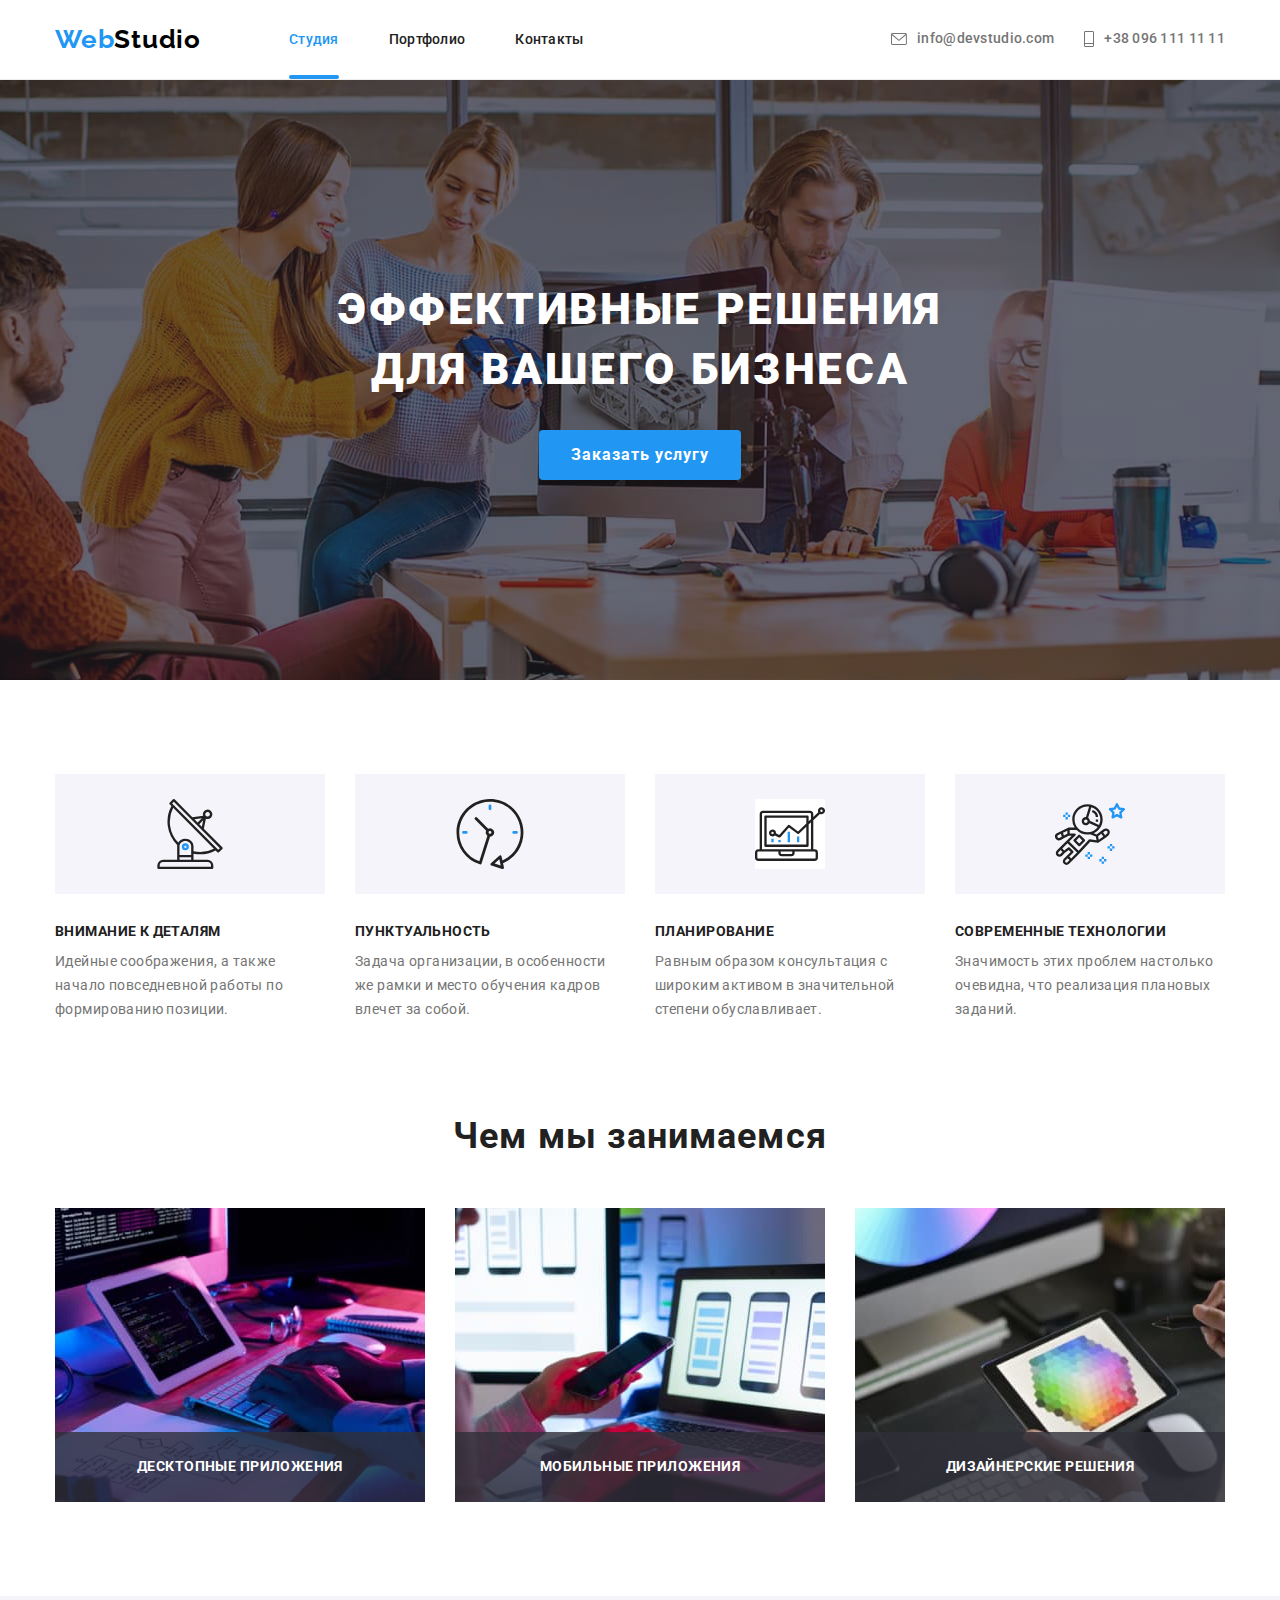
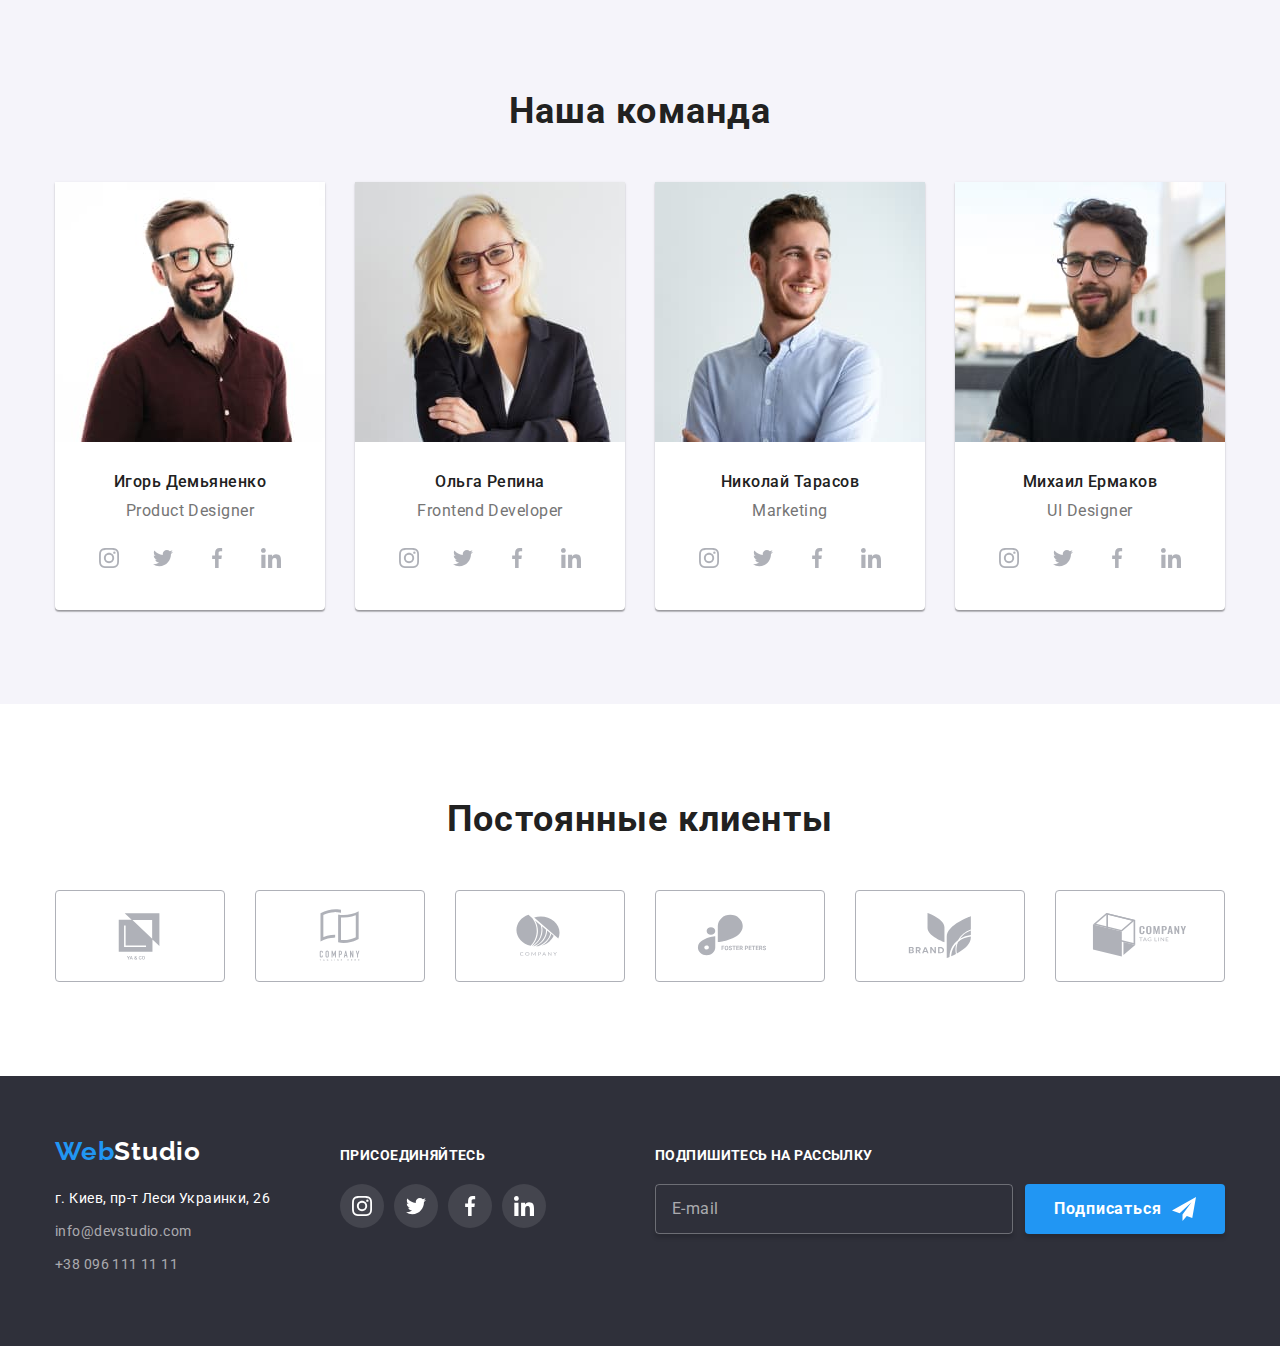
<file: index.html>
<!DOCTYPE html>
<html lang="ru">
<head>
    <meta charset="UTF-8">
    <meta http-equiv="X-UA-Compatible" content="IE=edge">
    <meta name="viewport" content="width=device-width, initial-scale=1.0">
    <title>Вебстудия</title>
    <link rel="preconnect" href="https://fonts.googleapis.com">
    <link rel="preconnect" href="https://fonts.gstatic.com" crossorigin>
    <link href="https://fonts.googleapis.com/css2?family=Raleway:wght@700&family=Roboto:wght@400;500;700;900&display=swap" rel="stylesheet">
    <link rel="stylesheet" href="https://cdn.jsdelivr.net/npm/modern-normalize@1.1.0/modern-normalize.min.css">
    <link rel="stylesheet" href="./css/main.min.css">
</head>
<body>
    <!-- ===HEADER=== -->
    <header>
       <div class="container header-container">
        <nav class="nav__list">
           <div class="logo">
            <a href="./index.html" class="logo-web" lang="en">Web<span class="logo-studio-header" lang="en">Studio</span></a>
           </div>
            <ul class="menu list">
                <li class="menu__item"><a href="./index.html" class="menu__link menu__link_current">Студия</a></li>
                <li class="menu__item"><a href="./portfolio.html" class="menu__link">Портфолио</a></li>
                <li class="menu__item"><a href="" class="menu__link">Контакты</a></li>
            </ul>
        </nav>
        <!-- ===MOBILE-BTN=== -->
        <button type="button" class="mobile-menu-open" data-menu-open>
            <svg class="mobile-menu-open__icon" width="40" height="40">
                <use href="./images/modal-close.svg#icon-burger"></use>
            </svg>
        </button>
        <!-- ===/MOBILE-BTN=== -->
        <ul class="contacts-menu list">
            <li class="contacts-menu__item">
                <a href="mailto:info@devstudio.com" class="contacts-menu__link">
                    <svg class="icon-envelope" width="16px" height="12px">
                        <use href="./images/icon.svg#icon-envelope"></use></svg>info@devstudio.com</a></li>
            <li class="contacts-menu__item">
                <a href="tel:+380961111111" class="contacts-menu__link">
                    <svg class="icon-smartphone" width="10px" height="16px">
                        <use href="./images/icon.svg#icon-smartphone"></use></svg>+38 096 111 11 11</a></li>
        </ul>    
       </div>
           <!-- ===MOBILE-MENU=== -->
       <div class="mobile-menu" data-menu>
            <div class="container mobile-menu__container">
                <button class="mobile-menu__close-btn" data-menu-close>
                    <svg class="mobile-menu__close-btn-icon" width="40" height="40">
                        <use href="./images/modal-close.svg#icon-close-burger"></use>
                    </svg>
                </button>
                <ul class="mobile-menu__list list">
                    <li><a href="./index.html" class="mobile-menu__link menu-mobile__link_current">Студия</a></li>
                    <li><a href="./portfolio.html" class="mobile-menu__link">Портфолио</a></li>
                    <li><a href="" class="mobile-menu__link">Контакты</a></li>
                </ul>
                <ul class="mobile-menu__contacts list">
                    <li><a href="tel:+380961111111" class="mobile-menu__link-tel">+38 096 111 11 11</a></li>
                    <li><a href="mailto:info@devstudio.com" class="mobile-menu__link-email">info@devstudio.com</a></li>
                </ul>
                <ul class="mobile-menu__social list">
                    <li class="mobile-menu__social-item"><a href="" class="mobile-menu__social-link">Instagram</a></li>
                    <li class="mobile-menu__social-item"><a href="" class="mobile-menu__social-link">Twitter</a></li>
                    <li class="mobile-menu__social-item"><a href="" class="mobile-menu__social-link">Facebook</a></li>
                    <li class="mobile-menu__social-item"><a href="" class="mobile-menu__social-link">LinkedIn</a></li>
                </ul>   
            </div>   
       </div>           
    </header>
    <main>
        <!-- ===HERO=== -->
        <section class="hero section">
            <div class="container">
                <h1 class="hero__title">Эффективные решения<br>для вашего бизнеса</h1>
                <button type="button" data-modal-open class="button-hero">Заказать услугу</button>
            </div>
        </section>
        <!-- ===FEATURES=== -->
        <section class="features section">
            <div class="container">
                <ul class="features-container list">
                    <li class="features__item">
                        <div class="features__icon-frame">
                            <svg width="70px" height="70px">
                                <use href="./images/icon.svg#icon-antenna"></use>
                            </svg>
                        </div>
                        <h3 class="features__list">Внимание к деталям</h3>
                        <p class="features__text">Идейные соображения, а также начало повседневной работы по формированию позиции.</p>
                    </li>
                    <li class="features__item">
                        <div class="features__icon-frame">
                            <svg width="70px" height="70px">
                                <use href="./images/icon.svg#icon-clock"></use>
                            </svg>
                        </div>
                        <h3 class="features__list">Пунктуальность</h3>
                        <p class="features__text">Задача организации, в особенности же рамки и место обучения кадров влечет за собой.</p>  
                    </li>
                    <li class="features__item">
                        <div class="features__icon-frame">
                            <svg width="70px" height="70px">
                                <use href="./images/icon.svg#icon-diagram"></use>
                            </svg>
                        </div>
                        <h3 class="features__list">Планирование</h3>
                        <p class="features__text">Равным образом консультация с широким активом в значительной степени обуславливает.</p>
                    </li>
                    <li class="features__item">
                        <div class="features__icon-frame">
                            <svg width="70px" height="70px">
                                <use href="./images/icon.svg#icon-astronaut"></use>
                            </svg>
                        </div>
                        <h3 class="features__list">Современные технологии</h3>
                        <p class="features__text">Значимость этих проблем настолько очевидна, что реализация плановых заданий.</p>
                    </li>
                </ul>
            </div>
        </section>
        <!-- ===WORK=== -->
        <section class="work section">
            <div class="container">
                <h2 class="work__title">Чем мы занимаемся</h2>
                <ul class="work-container list">
                    <li class="work__image item">
                        <img src="./images/gallery/box1.jpg" alt="Сотрудник набирает код" width="370" height="294">
                        <p class="work__text">Десктопные приложения</p></li>
                    <li class="work__image item">
                        <img src="./images/gallery/box2.jpg" alt="Сотрудник разрабатывает дизайн" width="370" height="294">
                        <p class="work__text">Мобильные приложения</p></li>
                    <li class="work__image item">
                        <img src="./images/gallery/box3.jpg" alt="Сотрудник выбирает палитру" width="370" height="294">
                        <p class="work__text">Дизайнерские решения</p></li>
                </ul>
            </div>
        </section>
        <!-- ===EMPLOYEES=== -->
        <section class="employees section">
           <div class="container">
                <h2 class="employees__title">Наша команда</h2>
                    <ul class="employees-container list">
                        <li class="employees__card">
                            <picture>
                                <source
                                    srcset="./images/desktop/team/igor-270/igor-270.jpg 1x,
                                            ./images/desktop/team/igor-270/igor-270@2x.jpg 2x"
                                    media="(min-width: 1200px)"
                                />
                                <source
                                    srcset="./images/tablet/team/igor-354/igor-354.jpg 1x,
                                            ./images/tablet/team/igor-354/igor-354@2x.jpg 2x"
                                    media="(min-width: 768px)"
                                />
                                <source
                                    srcset="./images/mobile/team/igor-450/igor-450.jpg 1x,
                                            ./images/mobile/team/igor-450/igor-450@2x.jpg 2x"
                                    media="(max-width: 767px)"
                                />
                            <img class="img-card" src="./images/mobile/team/igor-450/igor-450.jpg" alt="Сотрудник1" width="270" height="260">
                            </picture>
                            <div class="employees__card-container">
                                <h3 class="emloyees__name">Игорь Демьяненко</h3>
                                <p lang="en" class="employees__position">Product Designer</p>
                                <ul class="social-list list">
                                    <li class="social-list__item">
                                        <a href="" class="social-list__link">
                                            <svg class="social-list__icon" width="20px" height="20px">
                                                <use href="./images/icon.svg#icon-instagram"></use>
                                            </svg>
                                        </a>
                                    </li>
                                    <li class="social-list__item">
                                        <a href="" class="social-list__link">
                                            <svg class="social-list__icon" width="20px" height="20px">
                                                <use href="./images/icon.svg#icon-twitter"></use>
                                            </svg>
                                        </a>
                                    </li>
                                    <li class="social-list__item">
                                        <a href="" class="social-list__link">
                                            <svg class="social-list__icon" width="20px" height="20px">
                                                <use href="./images/icon.svg#icon-facebook"></use>
                                            </svg>
                                        </a>
                                    </li>
                                    <li class="social-list__item">
                                        <a href="" class="social-list__link">
                                            <svg class="social-list__icon" width="20px" height="20px">
                                                <use href="./images/icon.svg#icon-linkedin"></use>
                                            </svg>
                                        </a>
                                    </li>
                                </ul>
                            </div>
                        </li>
                        <li class="employees__card">
                            <picture>
                                <source
                                    srcset="./images/desktop/team/olga-270/olga-270.jpg 1x,
                                            ./images/desktop/team/olga-270/olga-270@2x.jpg 2x"
                                    media="(min-width: 1200px)"
                                />
                                <source
                                    srcset="./images/tablet/team/olga-354/olga-354.jpg 1x,
                                            ./images/tablet/team/olga-354/olga-354@2x.jpg 2x"
                                    media="(min-width: 768px)"
                                />
                                <source
                                    srcset="./images/mobile/team/olga-450/olga-450.jpg 1x,
                                            ./images/mobile/team/olga-450/olga-450@2x.jpg 2x"
                                    media="(max-width: 767px)"
                                />
                                <img class="img-card" src="./images/mobile/team/olga-450/olga-450.jpg" alt="Сотрудник2" width="270" height="260">
                            </picture>
                            <div class="employees__card-container">
                                <h3 class="emloyees__name">Ольга Репина</h3>
                                <p lang="en" class="employees__position">Frontend Developer</p>
                                <ul class="social-list list">
                                    <li class="social-list__item">
                                        <a href="" class="social-list__link">
                                            <svg class="social-list__icon" width="20px" height="20px">
                                                <use href="./images/icon.svg#icon-instagram"></use>
                                            </svg>
                                        </a>
                                    </li>
                                    <li class="social-list__item">
                                        <a href="" class="social-list__link">
                                            <svg class="social-list__icon" width="20px" height="20px">
                                                <use href="./images/icon.svg#icon-twitter"></use>
                                            </svg>
                                        </a>
                                    </li>
                                    <li class="social-list__item">
                                        <a href="" class="social-list__link">
                                            <svg class="social-list__icon" width="20px" height="20px">
                                                <use href="./images/icon.svg#icon-facebook"></use>
                                            </svg>
                                        </a>
                                    </li>
                                    <li class="social-list__item">
                                        <a href="" class="social-list__link">
                                            <svg class="social-list__icon" width="20px" height="20px">
                                                <use href="./images/icon.svg#icon-linkedin"></use>
                                            </svg>
                                        </a>
                                    </li>
                                </ul>
                            </div>                         
                        </li>
                        <li class="employees__card">
                            <picture>
                                <source
                                    srcset="./images/desktop/team/nikolay-270/nikolay-270.jpg 1x,
                                            ./images/desktop/team/nikolay-270/nikolay-270@2x.jpg 2x"
                                    media="(min-width: 1200px)"
                                />
                                <source
                                    srcset="./images/tablet/team/nikolay-354/nikolay-354.jpg 1x,
                                            ./images/tablet/team/nikolay-354/nikolay-354@2x.jpg 2x"
                                    media="(min-width: 768px)"
                                />
                                <source
                                    srcset="./images/mobile/team/nikolay-450/nikolay-450.jpg 1x,
                                            ./images/mobile/team/nikolay-450/nikolay-450@2x.jpg 2x"
                                    media="(max-width: 767px)"
                                />
                                <img class="img-card" src="./images/mobile/team/nikolay-450/nikolay-450.jpg" alt="Сотрудник3" width="270" height="260">
                            </picture>
                            <div class="employees__card-container">
                                <h3 class="emloyees__name">Николай Тарасов</h3>
                                <p lang="en" class="employees__position">Marketing</p>
                                <ul class="social-list list">
                                    <li class="social-list__item">
                                        <a href="" class="social-list__link">
                                            <svg class="social-list__icon" width="20px" height="20px">
                                                <use href="./images/icon.svg#icon-instagram"></use>
                                            </svg>
                                        </a>
                                    </li>
                                    <li class="social-list__item">
                                        <a href="" class="social-list__link">
                                            <svg class="social-list__icon" width="20px" height="20px">
                                                <use href="./images/icon.svg#icon-twitter"></use>
                                            </svg>
                                        </a>
                                    </li>
                                    <li class="social-list__item">
                                        <a href="" class="social-list__link">
                                            <svg class="social-list__icon" width="20px" height="20px">
                                                <use href="./images/icon.svg#icon-facebook"></use>
                                            </svg>
                                        </a>
                                    </li>
                                    <li class="social-list__item">
                                        <a href="" class="social-list__link">
                                            <svg class="social-list__icon" width="20px" height="20px">
                                                <use href="./images/icon.svg#icon-linkedin"></use>
                                            </svg>
                                        </a>
                                    </li>
                                </ul>
                            </div>
                        </li>
                        <li class="employees__card">
                            <picture>
                                <source
                                    srcset="./images/desktop/team/mykhail-270/mykhail-270.jpg 1x,
                                            ./images/desktop/team/mykhail-270/mykhail-270@2x.jpg 2x"
                                    media="(min-width: 1200px)"
                                />
                                <source
                                    srcset="./images/tablet/team/mykhail-354/mykhail-354.jpg 1x,
                                            ./images/tablet/team/mykhail-354/mykhail-354@2x.jpg 2x"
                                    media="(min-width: 768px)"
                                />
                                <source
                                    srcset="./images/mobile/team/mykhail-450/mykhail-450.jpg 1x,
                                            ./images/mobile/team/mykhail-450/mykhail-450@2x.jpg 2x"
                                    media="(max-width: 767px)"
                                />
                                <img class="img-card" src="./images/mobile/team/mykhail-450/mykhail-450.jpg" alt="Сотрудник4" width="270" height="260">
                            </picture>
                            <div class="employees__card-container">
                                <h3 class="emloyees__name">Михаил Ермаков</h3>
                                <p lang="en" class="employees__position">UI Designer</p>
                                <ul class="social-list list">
                                    <li class="social-list__item">
                                        <a href="" class="social-list__link">
                                            <svg class="social-list__icon" width="20px" height="20px">
                                                <use href="./images/icon.svg#icon-instagram"></use>
                                            </svg>
                                        </a>
                                    </li>
                                    <li class="social-list__item">
                                        <a href="" class="social-list__link">
                                            <svg class="social-list__icon" width="20px" height="20px">
                                                <use href="./images/icon.svg#icon-twitter"></use>
                                            </svg>
                                        </a>
                                    </li>
                                    <li class="social-list__item">
                                        <a href="" class="social-list__link">
                                            <svg class="social-list__icon" width="20px" height="20px">
                                                <use href="./images/icon.svg#icon-facebook"></use>
                                            </svg>
                                        </a>
                                    </li>
                                    <li class="social-list__item">
                                        <a href="" class="social-list__link">
                                            <svg class="social-list__icon" width="20px" height="20px">
                                                <use href="./images/icon.svg#icon-linkedin"></use>
                                            </svg>
                                        </a>
                                    </li>
                                </ul>
                            </div>
                        </li>
                    </ul>
            </div>
        </section>
        <!-- ===CLIENTS=== -->
        <section class="clients section">
            <div class="container">
                <h2 class="clients__title">Постоянные клиенты</h2>
                <ul class="clients__list list">
                    <li>
                        <a href="" class="clients__link">
                            <svg class="icon-clients" width="106px" height="60px">
                                <use href="./images/icon.svg#icon-Logo"></use>
                            </svg></a>
                    </li>
                    <li>
                        <a href="" class="clients__link">
                            <svg class="icon-clients" width="106px" height="60px">
                                <use href="./images/icon.svg#icon-Logo-1"></use>
                            </svg></a>
                    </li>
                    <li>
                        <a href="" class="clients__link">
                            <svg class="icon-clients" width="106px" height="60px">
                                <use href="./images/icon.svg#icon-Logo-2"></use>
                            </svg></a>
                    </li>
                    <li>
                        <a href="" class="clients__link">
                            <svg class="icon-clients" width="106px" height="60px">
                                <use href="./images/icon.svg#icon-Logo-3"></use>
                            </svg></a>
                    </li>
                    <li>
                        <a href="" class="clients__link">
                            <svg class="icon-clients" width="106px" height="60px">
                                <use href="./images/icon.svg#icon-Logo-4"></use>
                            </svg></a>
                    </li>
                    <li>
                        <a href="" class="clients__link">
                            <svg class="icon-clients" width="106px" height="60px">
                                <use href="./images/icon.svg#icon-Logo-5"></use>
                            </svg></a>
                    </li>
                </ul>
            </div>
        </section>
    </main>
   <!-- ===FOOTER=== -->
   <footer class="footer">
        <div class="footer-container container">
            <div class="contacts-tumb">
                <a href="./index.html" class="logo-web">Web<span class="logo-studio-footer">Studio</span></a>
            <address class="address-container">
                <ul class="list">
                    <li><a href="https://goo.gl/maps/pquwaDmDGUW4F4mW9" class="footer__address" target="_blank" rel="noopen noreferrer">г. Киев, пр-т Леси Украинки, 26</a></li>
                    <li><a href="mailto:info@devstudio.com" class="footer__contacts">info@devstudio.com</a></li>
                    <li><a href="tel:+380961111111" class="footer__contacts">+38 096 111 11 11</a></li>
                </ul>
            </address>
            </div>
            <div class="social-tumb">
                <p class="footer__join-text">присоединяйтесь</p>
                <ul class="footer__social-list list">
                    <li><a href="" class="footer__social-link">
                            <svg width="20px" height="20px">
                                <use href="./images/icon.svg#icon-instagram"></use>
                            </svg>
                        </a></li>
                    <li><a href="" class="footer__social-link">
                            <svg width="20px" height="20px">
                                <use href="./images/icon.svg#icon-twitter"></use>
                            </svg>
                        </a></li>
                    <li><a href="" class="footer__social-link">
                            <svg width="20px" height="20px">
                                <use href="./images/icon.svg#icon-facebook"></use>
                            </svg>
                        </a></li>
                    <li><a href="" class="footer__social-link">
                            <svg width="20px" height="20px">
                                <use href="./images/icon.svg#icon-linkedin"></use>
                            </svg>
                        </a></li>
                </ul>
            </div>
            <div class="footer__subscribe">
                <p class="footer__subscribe-text">Подпишитесь на рассылку</p>
                <form class="footer__subscribe-form">
                    <label for="footer__subscribe-input">
                        <input class="footer__subscribe-input" type="email" name="user_email" id="footer__subscribe-input" placeholder="E-mail">
                    </label>
                    <button type="submit" class="button-subscribe">Подписаться
                        <svg width="24px" height="24px">
                            <use href="./images/symbol-defs-cut.svg#icon-send"></use>
                        </svg>
                    </button>
                </form>
            </div> 
        </div>
    </footer>


     <!-- ===MODAL WINDOW=== -->
    <div class="backdrop is-hidden" data-modal>
        <div class="modal">
            <button type="button" data-modal-close class="modal-close-button">
                <svg class="modal-close-button-icon" width="18" height="18">
                    <use href="./images/modal-close.svg#icon-close-black"></use>
                </svg>
            </button>
            <form class="signup-form">
                <p class="modal-form">Оставьте свои данные, мы вам перезвоним</p>
                <label class="user-info">
                    <span class="user-title">Имя</span>
                    <span class="input-wrap">
                        <input
                            class="form-input"
                            type="text" name="user_name"
                            pattern="^[a-zA-Zа-яА-Я]+$"
                            autofocus
                            required/>
                                <svg class="icon-form" width="18" height="18">
                                    <use href="./images/symbol-defs-cut.svg#icon-person"></use>
                                </svg>
                    </span>
                 </label>
                <label class="user-info">
                    <span class="user-title">Телефон</span>
                    <span class="input-wrap">
                        <input
                            class="form-input"
                            type="tel"
                            name="user_tel"
                            pattern="[0-9]{3}-[0-9]{3}-[0-9]{2}-[0-9]{2}"
                            title="xxx-xxx-xx-xx"
                            required/>
                                <svg class="icon-form" width="18" height="18">
                                    <use href="./images/symbol-defs-cut.svg#icon-phone"></use>
                                </svg>
                    </span>
                </label>
                <label class="user-info">
                    <span class="user-title">Почта</span>
                    <span class="input-wrap">
                        <input 
                            class="form-input"
                            type="email"
                            name="user_email"
                            required/>
                                <svg class="icon-form" width="18" height="18">
                                    <use href="./images/symbol-defs-cut.svg#icon-email"></use>
                                </svg>
                    </span>
                </label>
                <label class="user-feedback">
                    <span class="user-title">Комментарий</span>
                    <textarea
                        class="form-feedback"
                        name="feedback"
                        placeholder="Введите текст"></textarea>
                </label>
                <input class="checkbox visually-hidden" id="user-policy" type="checkbox" name="agreement"/>
                <label class="form-check" for="user-policy">Соглашаюсь с рассылкой и принимаю&nbsp;<a href="" class="terms">Условия договора</a>
                </label>
                <button type="submit" class="button-send">Отправить</button>
            </form>
        </div>
    </div>
    <script src="./js/mobile-menu.js"></script>
    <script src="./js/modal.js"></script>
</body>
</html>
</file>
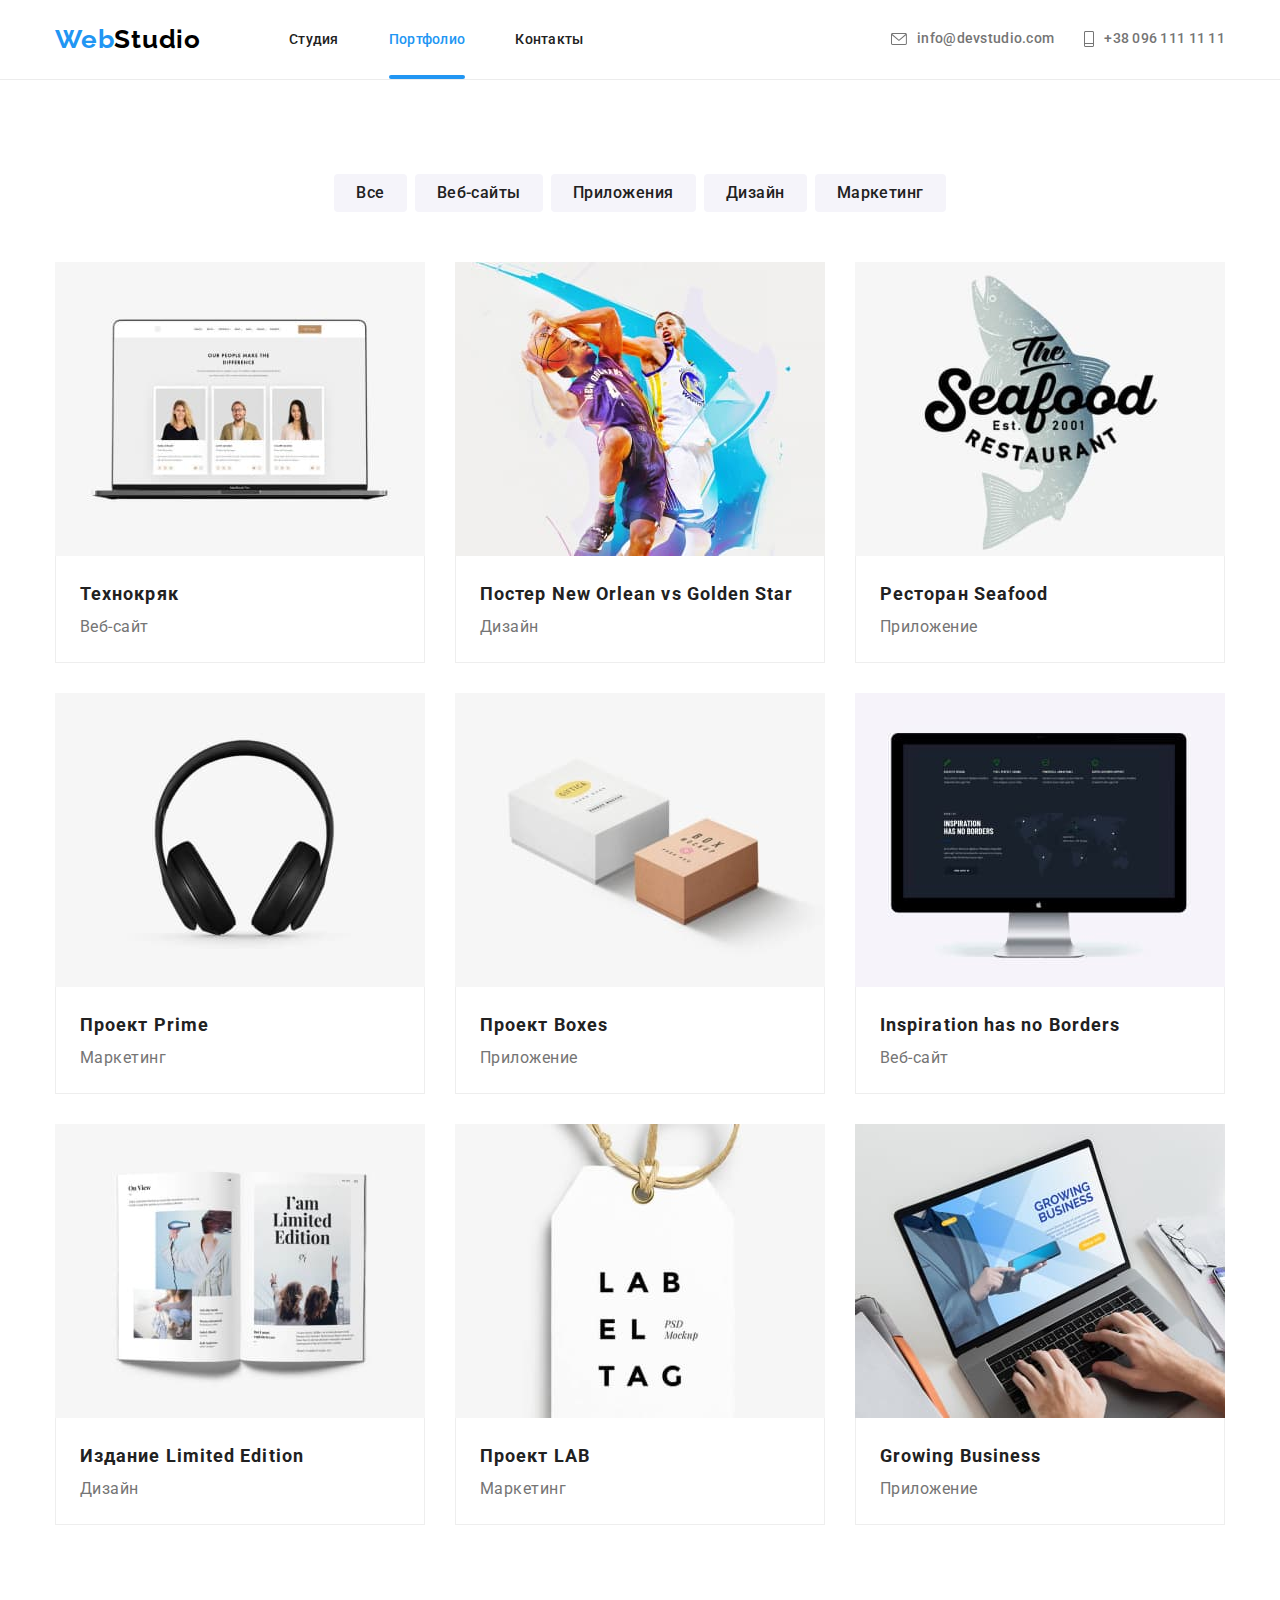
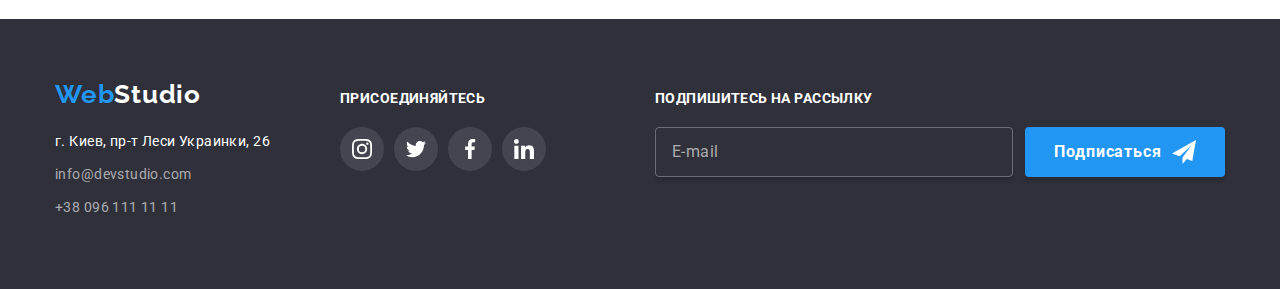
<file: portfolio.html>
<!DOCTYPE html>
<html lang="ru">
<head>
    <meta charset="UTF-8">
    <meta http-equiv="X-UA-Compatible" content="IE=edge">
    <meta name="viewport" content="width=device-width, initial-scale=1.0">
    <title>Вебстудия</title>
    <link rel="preconnect" href="https://fonts.googleapis.com">
    <link rel="preconnect" href="https://fonts.gstatic.com" crossorigin>
    <link href="https://fonts.googleapis.com/css2?family=Raleway:wght@700&family=Roboto:wght@400;500;700;900&display=swap" rel="stylesheet">
    <link rel="stylesheet" href="https://cdn.jsdelivr.net/npm/modern-normalize@1.1.0/modern-normalize.min.css">
    <link rel="stylesheet" href="./css/main.min.css">
</head>
<body>
    <!-- ===HEADER=== -->
    <header>
        <div class="container header-container">
         <nav class="nav__list">
            <div class="logo">
             <a href="./index.html" class="logo-web" lang="en">Web<span class="logo-studio-header" lang="en">Studio</span></a>
            </div>
             <ul class="menu list">
                 <li class="menu__item"><a href="./index.html" class="menu__link">Студия</a></li>
                 <li class="menu__item"><a href="./portfolio.html" class="menu__link menu__link_current">Портфолио</a></li>
                 <li class="menu__item"><a href="" class="menu__link">Контакты</a></li>
             </ul>
         </nav>
         <!-- ===MOBILE-BTN=== -->
        <button type="button" class="mobile-menu-open" data-menu-open>
            <svg class="mobile-menu-open__icon" width="40" height="40">
                <use href="./images/modal-close.svg#icon-burger"></use>
            </svg>
        </button>
        <!-- ===/MOBILE-BTN=== -->
        <ul class="contacts-menu list">
            <li class="contacts-menu__item">
                <a href="mailto:info@devstudio.com" class="contacts-menu__link">
                    <svg class="icon-envelope" width="16px" height="12px">
                        <use href="./images/icon.svg#icon-envelope"></use></svg>info@devstudio.com</a></li>
            <li class="contacts-menu__item">
                <a href="tel:+380961111111" class="contacts-menu__link">
                    <svg class="icon-smartphone" width="10px" height="16px">
                        <use href="./images/icon.svg#icon-smartphone"></use></svg>+38 096 111 11 11</a></li>
        </ul>    
       </div>
           <!-- ===MOBILE-MENU=== -->
       <div class="mobile-menu" data-menu>
            <div class="container mobile-menu__container">
                <button class="mobile-menu__close-btn" data-menu-close>
                    <svg class="mobile-menu__close-btn-icon" width="40" height="40">
                        <use href="./images/modal-close.svg#icon-close-burger"></use>
                    </svg>
                </button>
                <ul class="mobile-menu__list list">
                    <li><a href="./index.html" class="mobile-menu__link">Студия</a></li>
                    <li><a href="./portfolio.html" class="mobile-menu__link menu-mobile__link_current">Портфолио</a></li>
                    <li><a href="" class="mobile-menu__link">Контакты</a></li>
                </ul>
                <ul class="mobile-menu__contacts list">
                    <li><a href="tel:+380961111111" class="mobile-menu__link-tel">+38 096 111 11 11</a></li>
                    <li><a href="mailto:info@devstudio.com" class="mobile-menu__link-email">info@devstudio.com</a></li>
                </ul>
                <ul class="mobile-menu__social list">
                    <li class="mobile-menu__social-item"><a href="" class="mobile-menu__social-link">Instagram</a></li>
                    <li class="mobile-menu__social-item"><a href="" class="mobile-menu__social-link">Twitter</a></li>
                    <li class="mobile-menu__social-item"><a href="" class="mobile-menu__social-link">Facebook</a></li>
                    <li class="mobile-menu__social-item"><a href="" class="mobile-menu__social-link">LinkedIn</a></li>
                </ul>   
            </div>   
       </div>           
    </header>
    <main>
        <!-- ===MENU=== -->
        <section class="section">
           <div class="container">
            <ul class="sub-menu-button list">
                <li class="sub-menu-button__item"><button type="button" class="button-menu">Все</button></li>
                <li class="sub-menu-button__item"><button type="button" class="button-menu">Веб-сайты</button></li>
                <li class="sub-menu-button__item"><button type="button" class="button-menu">Приложения</button></li>
                <li class="sub-menu-button__item"><button type="button" class="button-menu">Дизайн</button></li>
                <li class="sub-menu-button__item"><button type="button" class="button-menu">Маркетинг</button></li>
            </ul>
            <ul class="sub-menu list">
                <li class="card-item item">
                    <a href="" class="link-overlay">
                        <div class="img-overlay">
                            <picture>
                                <source
                                    srcset="./images/desktop/portfolio-card-set/technokryak-370/technokryak-370.jpg 1x,
                                            ./images/desktop/portfolio-card-set/technokryak-370/technokryak-370@2x.jpg 2x"
                                    media="(min-width: 1200px)"
                                />
                                <source
                                    srcset="./images/tablet/portfolio-card-set/technokryak-354/technokryak-354.jpg 1x,
                                            ./images/tablet/portfolio-card-set/technokryak-354/technokryak-354@2x.jpg 2x"
                                    media="(min-width: 768px)"
                                />
                                <source
                                    srcset="./images/mobile/portfolio-card-set/technocryak-450/technocryak-450.jpg 1x,
                                            ./images/mobile/portfolio-card-set/technocryak-450/technocryak-450@2x.jpg 2x"
                                    media="(max-width: 767px)"
                                />
                                <img class="img-card" src="./images/mobile/portfolio-card-set/technocryak-450/technocryak-450.jpg" alt="Ноутбук с сайтом на экране" width="370" height="294">
                            </picture>    
                            <p class="overlay">Ресурс предлагает комплексные предложения с разным уровнем функционала и сервисов. Все это позволит посетителю получить исчерпывающие сведения  о компании или частном лице.</p>
                        </div> 
                            <div class="sub-menu__card">
                            <h3 class="sub-menu__title">Технокряк</h3>
                            <p class="sub-menu__text">Веб-сайт</p>
                        </div></a>
                </li>
                <li class="card-item item">
                    <a href="" class="link-overlay">
                        <div class="img-overlay">
                            <picture>
                                <source
                                    srcset="./images/desktop/portfolio-card-set/poster-new-orlean-370/poster-new-orlean-370.jpg 1x,
                                            ./images/desktop/portfolio-card-set/poster-new-orlean-370/poster-new-orlean-370@2x.jpg 2x"
                                    media="(min-width: 1200px)"
                                />
                                <source
                                    srcset="./images/tablet/portfolio-card-set/poster-new-orlean-354/poster-new-orlean-354.jpg 1x,
                                            ./images/tablet/portfolio-card-set/poster-new-orlean-354/poster-new-orlean-354@2x.jpg 2x"
                                    media="(min-width: 768px)"
                                />
                                <source
                                    srcset="./images/mobile/portfolio-card-set/poster-new-orlean-450/poster-new-orlean-450.jpg 1x,
                                            ./images/mobile/portfolio-card-set/poster-new-orlean-450/poster-new-orlean-450@2x.jpg 2x"
                                    media="(max-width: 767px)"
                                />
                                <img class="img-card" src="./images/mobile/portfolio-card-set/poster-new-orlean-450/poster-new-orlean-450.jpg" alt="Постер с баскетболистами" width="370" height="294">
                            </picture>                            
                            <p class="overlay">Ресурс предлагает комплексные предложения с разным уровнем функционала и сервисов. Все это позволит посетителю получить исчерпывающие сведения  о компании или частном лице.</p>
                        </div>
                        <div class="sub-menu__card">
                            <h3 class="sub-menu__title">Постер New Orlean vs Golden Star</h3>
                            <p class="sub-menu__text">Дизайн</p>
                        </div></a>
                </li>
                <li class="card-item item">
                    <a href="" class="link-overlay">
                        <div class="img-overlay">
                            <picture>
                                <source
                                    srcset="./images/desktop/portfolio-card-set/seafood-370/seafood-370.jpg 1x,
                                            ./images/desktop/portfolio-card-set/seafood-370/seafood-370@2x.jpg 2x"
                                    media="(min-width: 1200px)"
                                />
                                <source
                                    srcset="./images/tablet/portfolio-card-set/seafood-354/seafood-354.jpg 1x,
                                            ./images/tablet/portfolio-card-set/seafood-354/seafood-354@2x.jpg 2x"
                                    media="(min-width: 768px)"
                                />
                                <source
                                    srcset="./images/mobile/portfolio-card-set/seafood-450/seafood-450.jpg 1x,
                                            ./images/mobile/portfolio-card-set/seafood-450/seafood-450@2x.jpg 2x"
                                    media="(max-width: 767px)"
                                />
                                <img class="img-card" src="./images/mobile/portfolio-card-set/seafood-450/seafood-450.jpg" alt="Рыбный ресторан" width="370" height="294">
                            </picture>                            
                            <p class="overlay">Ресурс предлагает комплексные предложения с разным уровнем функционала и сервисов. Все это позволит посетителю получить исчерпывающие сведения  о компании или частном лице.</p>
                        </div>
                        <div class="sub-menu__card">
                            <h3 class="sub-menu__title">Ресторан Seafood</h3>
                            <p class="sub-menu__text">Приложение</p>
                        </div></a>
                </li>
                <li class="card-item item">
                    <a href="" class="link-overlay">
                        <div class="img-overlay">
                            <picture>
                                <source
                                    srcset="./images/desktop/portfolio-card-set/prime-370/prime-370.jpg 1x,
                                            ./images/desktop/portfolio-card-set/prime-370/prime-370@2x.jpg 2x"
                                    media="(min-width: 1200px)"
                                />
                                <source
                                    srcset="./images/tablet/portfolio-card-set/prime-354/prime-354.jpg 1x,
                                            ./images/tablet/portfolio-card-set/prime-354/prime-354@2x.jpg 2x"
                                    media="(min-width: 768px)"
                                />
                                <source
                                    srcset="./images/mobile/portfolio-card-set/prime-450/prime-450.jpg 1x,
                                            ./images/mobile/portfolio-card-set/prime-450/prime-450@2x.jpg 2x"
                                    media="(max-width: 767px)"
                                />
                                <img class="img-card" src="./images/mobile/portfolio-card-set/prime-450/prime-450.jpg" alt="Наушники" width="370" height="294">
                            </picture>
                            <p class="overlay">Ресурс предлагает комплексные предложения с разным уровнем функционала и сервисов. Все это позволит посетителю получить исчерпывающие сведения  о компании или частном лице.</p>
                        </div>
                        <div class="sub-menu__card">
                            <h3 class="sub-menu__title">Проект Prime</h3>
                            <p class="sub-menu__text">Маркетинг</p>
                        </div></a>
                </li>
                <li class="card-item item">
                    <a href="" class="link-overlay">
                        <div class="img-overlay">
                            <picture>
                                <source
                                    srcset="./images/desktop/portfolio-card-set/boxes-370/boxes-370.jpg 1x,
                                            ./images/desktop/portfolio-card-set/boxes-370/boxes-370@2x.jpg 2x"
                                    media="(min-width: 1200px)"
                                />
                                <source
                                    srcset="./images/tablet/portfolio-card-set/boxes-354/boxes-354.jpg 1x,
                                            ./images/tablet/portfolio-card-set/boxes-354/boxes-354@2x.jpg 2x"
                                    media="(min-width: 768px)"
                                />
                                <source
                                    srcset="./images/mobile/portfolio-card-set/boxes-450/boxes-450.jpg 1x,
                                            ./images/mobile/portfolio-card-set/boxes-450/boxes-450@2x.jpg 2x"
                                    media="(max-width: 767px)"
                                />
                                <img class="img-card" src="./images/mobile/portfolio-card-set/boxes-450/boxes-450.jpg" alt="Упаковочные коробки" width="370" height="294">
                            </picture>
                            <p class="overlay">Ресурс предлагает комплексные предложения с разным уровнем функционала и сервисов. Все это позволит посетителю получить исчерпывающие сведения  о компании или частном лице.</p>
                        </div>
                        <div class="sub-menu__card">
                            <h3 class="sub-menu__title">Проект Boxes</h3>
                            <p class="sub-menu__text">Приложение</p>
                        </div></a>
                </li>
                <li class="card-item item">
                    <a href="" class="link-overlay">
                        <div class="img-overlay">
                            <picture>
                                <source
                                    srcset="./images/desktop/portfolio-card-set/inspiration-370/inspiration-370.jpg 1x,
                                            ./images/desktop/portfolio-card-set/inspiration-370/inspiration-370@2x.jpg 2x"
                                    media="(min-width: 1200px)"
                                />
                                <source
                                    srcset="./images/tablet/portfolio-card-set/inspiration-354/inspiration-354.jpg 1x,
                                            ./images/tablet/portfolio-card-set/inspiration-354/inspiration-354@2x.jpg 2x"
                                    media="(min-width: 768px)"
                                />
                                <source
                                    srcset="./images/mobile/portfolio-card-set/inspiration-450/inspiration-450.jpg 1x,
                                            ./images/mobile/portfolio-card-set/inspiration-450/inspiration-450@2x.jpg 2x"
                                    media="(max-width: 767px)"
                                />
                                <img class="img-card" src="./images/mobile/portfolio-card-set/inspiration-450/inspiration-450.jpg" alt="Экран компьютера" width="370" height="294">
                            </picture>
                            <p class="overlay">Ресурс предлагает комплексные предложения с разным уровнем функционала и сервисов. Все это позволит посетителю получить исчерпывающие сведения  о компании или частном лице.</p>
                        </div>
                        <div class="sub-menu__card">
                            <h3 class="sub-menu__title">Inspiration has no Borders</h3>
                            <p class="sub-menu__text">Веб-сайт</p>
                        </div></a>
                </li>
                <li class="card-item item">
                    <a href="" class="link-overlay">
                        <div class="img-overlay">
                            <picture>
                                <source
                                    srcset="./images/desktop/portfolio-card-set/limited-edition-370/limited-edition-370.jpg 1x,
                                            ./images/desktop/portfolio-card-set/limited-edition-370/limited-edition-370@2x.jpg 2x"
                                    media="(min-width: 1200px)"
                                />
                                <source
                                    srcset="./images/tablet/portfolio-card-set/limited-edition-354/limited-edition-354.jpg 1x,
                                            ./images/tablet/portfolio-card-set/limited-edition-354/limited-edition-354@2x.jpg 2x"
                                    media="(min-width: 768px)"
                                />
                                <source
                                    srcset="./images/mobile/portfolio-card-set/limited-edition-450/limited-edition-450.jpg 1x,
                                            ./images/mobile/portfolio-card-set/limited-edition-450/limited-edition-450@2x.jpg 2x"
                                    media="(max-width: 767px)"
                                />
                                <img class="img-card" src="./images/mobile/portfolio-card-set/limited-edition-450/limited-edition-450.jpg" alt="Журнал" width="370" height="294">
                            </picture>                           
                            <p class="overlay">Ресурс предлагает комплексные предложения с разным уровнем функционала и сервисов. Все это позволит посетителю получить исчерпывающие сведения  о компании или частном лице.</p>
                        </div>
                        <div class="sub-menu__card">
                            <h3 class="sub-menu__title">Издание Limited Edition</h3>
                            <p class="sub-menu__text">Дизайн</p>
                        </div></a>
                </li>
                <li class="card-item item">
                    <a href="" class="link-overlay">
                        <div class="img-overlay">
                            <picture>
                                <source
                                    srcset="./images/desktop/portfolio-card-set/lab-370/lab-370.jpg 1x,
                                            ./images/desktop/portfolio-card-set/lab-370/lab-370@2x.jpg 2x"
                                    media="(min-width: 1200px)"
                                />
                                <source
                                    srcset="./images/tablet/portfolio-card-set/lab-354/lab-354.jpg 1x,
                                            ./images/tablet/portfolio-card-set/lab-354/lab-354@2x.jpg 2x"
                                    media="(min-width: 768px)"
                                />
                                <source
                                    srcset="./images/mobile/portfolio-card-set/lab-450/lab-450.jpg 1x,
                                            ./images/mobile/portfolio-card-set/lab-450/lab-450@2x.jpg 2x"
                                    media="(max-width: 767px)"
                                />
                                <img class="img-card" src="./images/mobile/portfolio-card-set/lab-450/lab-450.jpg" alt="Этикетка" width="370" height="294">
                            </picture>                            
                            <p class="overlay">Ресурс предлагает комплексные предложения с разным уровнем функционала и сервисов. Все это позволит посетителю получить исчерпывающие сведения  о компании или частном лице.</p>
                        </div>
                        <div class="sub-menu__card">
                            <h3 class="sub-menu__title">Проект LAB</h3>
                            <p class="sub-menu__text">Маркетинг</p>
                        </div></a>
                </li>
                <li class="card-item item">
                    <a href="" class="link-overlay">
                        <div class="img-overlay">
                            <picture>
                                <source
                                    srcset="./images/desktop/portfolio-card-set/growing-business-370/growing-business-370.jpg 1x,
                                            ./images/desktop/portfolio-card-set/growing-business-370/growing-business-370@2x.jpg 2x"
                                    media="(min-width: 1200px)"
                                />
                                <source
                                    srcset="./images/tablet/portfolio-card-set/growing-business-354/growing-business-354.jpg 1x,
                                            ./images/tablet/portfolio-card-set/growing-business-354/growing-business-354@2x.jpg 2x"
                                    media="(min-width: 768px)"
                                />
                                <source
                                    srcset="./images/mobile/portfolio-card-set/growing-business-450/growing-business-450.jpg 1x,
                                            ./images/mobile/portfolio-card-set/growing-business-450/growing-business-450@2x.jpg 2x"
                                    media="(max-width: 767px)"
                                />
                                <img class="img-card" src="./images/mobile/portfolio-card-set/growing-business-450/growing-business-450.jpg" alt="Сотрудник печатает на ноутбуке" width="370" height="294">
                            </picture>                       
                            <p class="overlay">Ресурс предлагает комплексные предложения с разным уровнем функционала и сервисов. Все это позволит посетителю получить исчерпывающие сведения  о компании или частном лице.</p>
                        </div>
                        <div class="sub-menu__card">
                            <h3 class="sub-menu__title">Growing Business</h3>
                            <p class="sub-menu__text">Приложение</p>
                        </div></a>
                </li>                     
            </ul>
           </div>
        </section>
    </main>
       <!-- ===FOOTER=== -->
          <!-- ===FOOTER=== -->
        <footer class="footer">
            <div class="footer-container container">
                <div class="contacts-tumb">
                    <a href="./index.html" class="logo-web">Web<span class="logo-studio-footer">Studio</span></a>
                <address class="address-container">
                    <ul class="list">
                        <li><a href="https://goo.gl/maps/pquwaDmDGUW4F4mW9" class="footer__address" target="_blank" rel="noopen noreferrer">г. Киев, пр-т Леси Украинки, 26</a></li>
                        <li><a href="mailto:info@devstudio.com" class="footer__contacts">info@devstudio.com</a></li>
                        <li><a href="tel:+380961111111" class="footer__contacts">+38 096 111 11 11</a></li>
                    </ul>
                </address>
                </div>
                <div class="social-tumb">
                    <p class="footer__join-text">присоединяйтесь</p>
                    <ul class="footer__social-list list">
                        <li><a href="" class="footer__social-link">
                                <svg width="20px" height="20px">
                                    <use href="./images/icon.svg#icon-instagram"></use>
                                </svg>
                            </a></li>
                        <li><a href="" class="footer__social-link">
                                <svg width="20px" height="20px">
                                    <use href="./images/icon.svg#icon-twitter"></use>
                                </svg>
                            </a></li>
                        <li><a href="" class="footer__social-link">
                                <svg width="20px" height="20px">
                                    <use href="./images/icon.svg#icon-facebook"></use>
                                </svg>
                            </a></li>
                        <li><a href="" class="footer__social-link">
                                <svg width="20px" height="20px">
                                    <use href="./images/icon.svg#icon-linkedin"></use>
                                </svg>
                            </a></li>
                    </ul>
                </div>
                <div class="footer__subscribe">
                    <p class="footer__subscribe-text">Подпишитесь на рассылку</p>
                    <form class="footer__subscribe-form">
                        <label for="footer__subscribe-input">
                            <input class="footer__subscribe-input" type="email" name="user_email" id="footer__subscribe-input" placeholder="E-mail">
                        </label>
                        <button type="submit" class="button-subscribe">Подписаться
                            <svg width="24px" height="24px">
                                <use href="./images/symbol-defs-cut.svg#icon-send"></use>
                            </svg>
                        </button>
                    </form>
                </div> 
            </div>
        </footer>
    <script src="./js/mobile-menu.js"></script>
    </body>
    </html>
</file>
<file: css/main.min.css>
:root{--primary-background-color: #FFFFFF;--secondary-background-color: #F5F4FA;--footer-background-color: #2F303A;--employee-background-color: #F5F4FA;--hover-bg-color-button: #188CE8;--primary-text-color: #212121;--title-text-color: #757575;--accent-color: #2196F3;--shadows-color: #ECECEC;--second-logo-color: #000000;--transition: 250ms cubic-bezier(0.4, 0, 0.2, 1)}.visually-hidden{position:absolute;width:1px;height:1px;margin:-1px;padding:0;overflow:hidden;border:0;clip:rect(0 0 0 0)}.logo{margin-right:90px}.logo:focus{color:var(--accent-color)}.logo-web{font-family:"Raleway",sans-serif;font-style:normal;font-size:26px;font-weight:700;line-height:1.19;letter-spacing:.03em;color:var(--accent-color)}.logo-studio-header{color:var(--second-logo-color)}.logo-studio-footer{color:var(--primary-background-color)}.button-hero{display:block;margin-left:auto;margin-right:auto;margin-top:30px;padding:10px 32px;transition:background-color 250ms cubic-bezier(0.4, 0, 0.2, 1);font-size:16px;font-weight:700;line-height:1.88;letter-spacing:.06em;color:var(--primary-background-color);background:var(--accent-color);box-shadow:0px 4px 4px rgba(0,0,0,.15);border-radius:4px;border:rgba(0,0,0,0);cursor:pointer}.button-hero:hover,.button-hero:focus{background-color:var(--hover-bg-color-button)}.button-subscribe{display:flex;justify-content:center;align-items:center;gap:10px;width:200px;height:50px;background:var(--accent-color);border:rgba(0,0,0,0);box-shadow:0px 4px 4px rgba(0,0,0,.15);border-radius:4px;font-size:16px;font-weight:700;line-height:1.88;letter-spacing:.06em;color:#fff;transition:background-color 250ms cubic-bezier(0.4, 0, 0.2, 1)}.button-subscribe:hover,.button-subscribe:focus{background-color:var(--hover-bg-color-button);cursor:pointer}@media screen and (max-width: 767px){.button-subscribe{margin-left:auto;margin-right:auto}}@media screen and (min-width: 768px){.button-subscribe{margin-left:auto;margin-right:auto}}.button-send{display:block;margin-left:auto;margin-right:auto;padding:10px 55px;transition:background-color 250ms cubic-bezier(0.4, 0, 0.2, 1);font-size:16px;font-weight:700;line-height:1.88;letter-spacing:.06em;color:var(--primary-background-color);background:var(--accent-color);box-shadow:0px 4px 4px rgba(0,0,0,.15);border-radius:4px;border:rgba(0,0,0,0);cursor:pointer}.button-send:hover,.button-send:focus{background-color:var(--hover-bg-color-button)}.sub-menu-button{display:flex;justify-content:center}@media screen and (max-width: 767px){.sub-menu-button{display:flex;flex-wrap:wrap;justify-content:left}}.sub-menu-button__item:not(:last-child){margin-right:8px}@media screen and (max-width: 767px){.sub-menu-button__item:not(:last-child){margin-bottom:15px}}.button-menu{padding:6px 22px;font-size:16px;font-weight:500;line-height:1.6;letter-spacing:.03em;border-radius:4px;border:rgba(0,0,0,0);color:var(--primary-text-color);background-color:var(--employee-background-color);cursor:pointer;transition:background-color 250ms cubic-bezier(0.4, 0, 0.2, 1),color 250ms cubic-bezier(0.4, 0, 0.2, 1),box-shadow 250ms cubic-bezier(0.4, 0, 0.2, 1),border-radius 250ms cubic-bezier(0.4, 0, 0.2, 1)}.button-menu:hover,.button-menu:focus{background-color:var(--accent-color);color:var(--primary-background-color);box-shadow:0px 3px 1px rgba(0,0,0,.1),0px 1px 2px rgba(0,0,0,.08),0px 2px 2px rgba(0,0,0,.12);border-radius:4px}.modal-close-button{position:absolute;top:8px;right:8px;display:flex;justify-content:center;align-items:center;width:30px;height:30px;background-color:rgba(0,0,0,0);border-radius:50%;padding:0;color:var(--primary-text-color);border:1px solid rgba(0,0,0,.1);cursor:pointer}.modal-close-button-icon{fill:var(--primary-text-color);transition:fill 250ms cubic-bezier(0.4, 0, 0.2, 1)}.modal-close-button:hover .modal-close-button-icon,.modal-close-button:focus .modal-close-button-icon{fill:var(--accent-color)}.backdrop{position:fixed;top:0;left:0;z-index:100;width:100%;height:100%;background-color:rgba(0,0,0,.1);transition:opacity 250ms cubic-bezier(0.4, 0, 0.2, 1),visibility 250ms cubic-bezier(0.4, 0, 0.2, 1)}.backdrop.is-hidden{opacity:0;visibility:hidden;pointer-events:none}.modal{position:absolute;top:50%;left:50%;transform:translate(-50%, -50%);padding:40px;width:450px;max-width:100%;background-color:var(--primary-background-color);box-shadow:0px 1px 3px rgba(0,0,0,.12),0px 1px 1px rgba(0,0,0,.14),0px 2px 1px rgba(0,0,0,.2);border-radius:4px}@media screen and (min-width: 1200px){.modal{width:528px}}.signup-form{display:flex;flex-direction:column}.modal-form{margin-bottom:12px;font-size:20px;font-weight:700;line-height:1.5;letter-spacing:.03em;text-align:center;color:var(--primary-text-color)}@media screen and (min-width: 1200px){.modal-form{font-size:20px;font-weight:700;line-height:1.15;letter-spacing:.03em}}.form-input{width:100%;height:40px;margin-bottom:10px;padding-left:42px;border-radius:4px;border:1px solid rgba(33,33,33,.2);color:var(--primary-text-color);transition:box-shadow 250ms cubic-bezier(0.4, 0, 0.2, 1)}.form-input:focus{outline:none;border:1px solid #2196f3;box-shadow:0px 4px 4px rgba(0,0,0,.15)}.user-title{display:block;margin-bottom:4px;font-size:12px;font-weight:400;line-height:1.17;letter-spacing:.01em;color:var(--title-text-color);cursor:pointer}.user-feedback{display:flex;flex-direction:column;margin-bottom:20px;width:100%}.form-feedback{width:100%;height:120px;padding:12px 16px;border-radius:4px;border:1px solid rgba(33,33,33,.2);resize:none;transition:box-shadow 250ms cubic-bezier(0.4, 0, 0.2, 1)}.form-feedback::placeholder{font-size:14px;font-weight:400;line-height:1.14;letter-spacing:.01em;color:rgba(117,117,117,.5)}.form-feedback:focus{outline:none;border:1px solid #2196f3;box-shadow:0px 4px 4px rgba(0,0,0,.15)}.form-check::before{content:"";display:block;width:16px;height:15px;margin-right:7px;border:2px solid #000;box-shadow:0px 4px 4px rgba(0,0,0,.25);border-radius:3px;cursor:pointer}.checkbox:checked+.form-check::before{background-color:var(--accent-color);background-image:url(../images/icon-check.svg);background-position:center;border:rgba(0,0,0,0);box-shadow:none}.checkbox:focus+.form-check::before{outline:1px solid var(--primary-text-color)}.form-check{display:flex;justify-content:center;align-items:center;margin-bottom:30px;font-size:12px;font-weight:400;line-height:1.17;letter-spacing:.03em;color:var(--title-text-color)}@media screen and (min-width: 1200px){.form-check{font-size:14px;font-weight:400;line-height:1.71;letter-spacing:.03em}}.terms{display:block;font-size:12px;font-weight:400;line-height:1.71;letter-spacing:.03em;text-decoration-line:underline;color:var(--accent-color)}@media screen and (min-width: 1200px){.terms{font-size:14px;font-weight:400;line-height:1.71;letter-spacing:.03em}}.input-wrap{position:relative;display:block;cursor:pointer}.icon-form{position:absolute;top:11px;left:12px;transition:fill 250ms cubic-bezier(0.4, 0, 0.2, 1)}.form-input:focus+.icon-form{fill:var(--accent-color)}@media screen and (max-width: 767px){.mobile-menu__container{position:relative;display:flex;flex-direction:column;justify-content:space-between;padding-left:25px;padding-top:48px;padding-bottom:48px;height:100vh}.mobile-menu{position:fixed;width:100%;height:100%;top:0;left:0;z-index:1000;background-color:var(--primary-background-color);transition:opacity 250ms cubic-bezier(0.4, 0, 0.2, 1),visibility 250ms cubic-bezier(0.4, 0, 0.2, 1);opacity:0;visibility:hidden;pointer-events:none}.mobile-menu-open{background-color:rgba(0,0,0,0);border:none;padding:0;line-height:0}.mobile-menu.is-open{opacity:1;visibility:visible;pointer-events:auto}.mobile-menu__close-btn{position:absolute;top:21px;right:20px;background-color:rgba(0,0,0,0);padding:0;color:var(--primary-text-color);border:none;line-height:0}.mobile-menu-open__icon{transition:fill 250ms cubic-bezier(0.4, 0, 0.2, 1)}.mobile-menu-open__icon:hover,.mobile-menu-open__icon:focus{fill:var(--accent-color)}.mobile-menu__close-btn-icon{transition:fill 250ms cubic-bezier(0.4, 0, 0.2, 1)}.mobile-menu__close-btn-icon:hover,.mobile-menu__close-btn-icon:focus{fill:var(--accent-color)}.mobile-menu__list{display:flex;flex-direction:column;gap:32px;margin-bottom:auto;padding-left:25px}.mobile-menu__link{font-weight:500;font-size:40px;line-height:1.18;letter-spacing:.02em;color:var(--primary-text-color);transition:color 250ms cubic-bezier(0.4, 0, 0.2, 1)}.mobile-menu__link:hover,.mobile-menu__link:focus{color:var(--accent-color)}.menu-mobile__link_current{color:var(--accent-color)}.mobile-menu__contacts{display:flex;flex-direction:column;gap:32px;margin-bottom:64px;padding-left:25px}.mobile-menu__link-tel{font-weight:500;font-size:34px;line-height:1.18;letter-spacing:.02em;color:var(--accent-color)}.mobile-menu__link-email{font-weight:500;font-size:24px;line-height:1.17;letter-spacing:.02em;color:var(--title-text-color)}.mobile-menu__social{display:flex;flex-wrap:wrap;gap:10px;padding-left:25px}.mobile-menu__social-link{font-weight:500;font-size:18px;line-height:1.22;letter-spacing:.02em;color:var(--accent-color)}.mobile-menu__social-item:not(:last-child)::after{margin-left:10px;content:"";width:22px;height:0px;border:1px solid rgba(33,33,33,.2);transform:rotate(90deg)}}@media screen and (min-width: 768px){.mobile-menu{display:none}}body{background-color:var(--primary-background-color);color:var(--primary-text-color);font-family:"Roboto",sans-serif}.list{list-style:none}a{text-decoration:none}[type]{font-family:"Roboto";font-style:normal}.section{padding-top:60px;padding-bottom:60px}@media screen and (min-width: 1200px){.section{padding-top:94px;padding-bottom:94px}}h1,h2,h3,p{margin-top:0;margin-bottom:0}ul{margin-top:0;margin-bottom:0;padding-left:0}img{display:block;max-width:100%;height:auto}.container{margin-left:auto;margin-right:auto;padding-left:15px;padding-right:15px}@media screen and (min-width: 480px){.container{width:480px}}@media screen and (min-width: 768px){.container{width:768px}}@media screen and (min-width: 1200px){.container{width:1200px}}header{position:relative;padding-top:16px;padding-bottom:16px;border-bottom:1px solid #ececec}@media screen and (min-width: 768px){header{padding-top:21px;padding-bottom:21px}}@media screen and (min-width: 1200px){header{padding-top:24px;padding-bottom:24px}}.header-container{display:flex;justify-content:space-between;align-items:center}@media screen and (max-width: 767px){.menu{display:none}.contacts-menu{display:none}}@media screen and (min-width: 768px){.mobile-menu-open{display:none}.logo{margin-right:88px}.nav__list{display:flex;align-items:center}.nav__list .menu__link_current{color:var(--accent-color)}.menu__link_current::after{position:absolute;display:block;content:"";bottom:-1px;left:0;width:100%;height:4px;border-radius:2px;background-color:var(--accent-color)}.menu__link{position:relative;padding-top:26px;padding-bottom:33px;font-size:14px;font-weight:500;line-height:1.14;letter-spacing:.02em;color:var(--primary-text-color);transition:color 250ms cubic-bezier(0.4, 0, 0.2, 1)}.menu__link:hover,.menu__link:focus{color:var(--accent-color)}}@media screen and (min-width: 768px)and (min-width: 1200px){.menu__link{padding-bottom:31px}}@media screen and (min-width: 768px){.menu{display:flex;align-items:center}}@media screen and (min-width: 768px){.menu__item:not(:last-child){margin-right:50px}}@media screen and (min-width: 768px)and (min-width: 768px)and (max-width: 1199px){.contacts-menu{display:flex;flex-direction:column;gap:10px;align-items:flex-start;margin-left:auto}}@media screen and (min-width: 768px){.contacts-menu__link{display:flex;align-items:center;font-size:14px;font-weight:500;line-height:1.14;letter-spacing:.02em;color:var(--title-text-color);transition:color 250ms cubic-bezier(0.4, 0, 0.2, 1)}.contacts-menu__link:hover,.contacts-menu__link:focus{color:var(--accent-color)}}@media screen and (min-width: 768px){.icon-envelope{vertical-align:middle;margin-right:10px;fill:currentColor}}@media screen and (min-width: 768px){.icon-smartphone{vertical-align:middle;margin-right:10px;fill:currentColor}}@media screen and (min-width: 1200px){.header-container{display:flex;align-items:center}.contacts-menu{display:flex;align-items:center;margin-left:auto}.contacts-menu__item:not(:last-child){margin-right:30px}}.hero{max-width:1600px;min-height:400px;margin-left:auto;margin-right:auto;padding-top:118px;padding-bottom:118px;background-position:center;background-repeat:no-repeat;background-color:#c4c4c4;background-size:480px 400px;background-image:linear-gradient(to right, rgba(47, 48, 58, 0.4), rgba(47, 48, 58, 0.4)),url(.././images/hero-mobile.jpg)}@media screen and (min-width: 1200px){.hero{padding-top:200px;padding-bottom:200px}}@media screen and (min-device-pexel-ratio: 2)and (max-width: 767px),screen and (min-resolution: 192dpi)and (max-width: 767px),screen and (min-resolution: 2dppx)and (max-width: 767px){.hero{background-image:linear-gradient(to right, rgba(47, 48, 58, 0.4), rgba(47, 48, 58, 0.4)),url(.././images/hero-mobile@2x.jpg)}}@media screen and (min-width: 481px){.hero{background-size:768px 400px;background-image:linear-gradient(to right, rgba(47, 48, 58, 0.4), rgba(47, 48, 58, 0.4)),url(.././images/hero-tablet.jpg)}}@media screen and (min-device-pexel-ratio: 2)and (min-width: 481px),screen and (min-resolution: 192dpi)and (min-width: 481px),screen and (min-resolution: 2dppx)and (min-width: 481px){.hero{background-image:linear-gradient(to right, rgba(47, 48, 58, 0.4), rgba(47, 48, 58, 0.4)),url(.././images/hero-tablet@2x.jpg)}}@media screen and (min-width: 768px){.hero{background-size:1600px 600px;background-size:cover;background-image:linear-gradient(to right, rgba(47, 48, 58, 0.4), rgba(47, 48, 58, 0.4)),url(.././images/hero-desktop.jpg)}}@media screen and (min-device-pexel-ratio: 2)and (min-width: 768px),screen and (min-resolution: 192dpi)and (min-width: 768px),screen and (min-resolution: 2dppx)and (min-width: 768px){.hero{background-image:linear-gradient(to right, rgba(47, 48, 58, 0.4), rgba(47, 48, 58, 0.4)),url(.././images/hero-desktop@2x.jpg)}}.hero__title{font-size:26px;font-weight:900;line-height:1.62;letter-spacing:.06em;text-align:center;text-transform:uppercase;color:var(--primary-background-color)}@media screen and (min-width: 1200px){.hero__title{font-size:44px;font-weight:900;line-height:1.36;letter-spacing:.06em}}.features-container{display:flex;flex-wrap:wrap;gap:30px}.features__item{max-width:450px}.features__list{padding-bottom:10px;font-size:14px;font-weight:700;line-height:1.14;letter-spacing:.03em;text-transform:uppercase;color:var(--primary-text-color)}@media screen and (max-width: 767px){.features__list{text-align:center}}.features__text{font-size:14px;font-weight:400;line-height:1.71;letter-spacing:.03em;color:var(--title-text-color)}.features__icon-frame{display:flex;justify-content:center;align-items:center;width:100%;height:120px;background-color:var(--employee-background-color);margin-bottom:30px}@media screen and (min-width: 768px)and (max-width: 1199px){.features__item{width:354px}}@media screen and (min-width: 1200px){.features__item{width:270px}}@media screen and (max-width: 1199px){.work{display:none}}.work{padding-top:0}.work-container{display:flex;justify-content:center}.work-container .item:not(:last-child){margin-right:30px}.work__title{margin-bottom:50px;font-size:36px;font-weight:700;line-height:1.17;letter-spacing:.03em;text-align:center;color:var(--primary-text-color)}.work__image{position:relative}.work__text{position:absolute;bottom:0;left:0;display:flex;justify-content:center;align-items:center;width:100%;height:70px;font-size:14px;font-weight:700;line-height:1.14;letter-spacing:.03em;text-transform:uppercase;color:var(--primary-background-color);background-color:rgba(47,48,58,.8)}.employees{background-color:var(--employee-background-color)}.employees-container{display:flex;flex-wrap:wrap;gap:30px;justify-content:center;align-items:center}.employees__card-container{padding-top:30px;padding-bottom:30px}.employees__card{width:450px;background-color:var(--primary-background-color);text-align:center;background-color:var(--primary-background-color);box-shadow:0px 1px 3px rgba(0,0,0,.12),0px 1px 1px rgba(0,0,0,.14),0px 2px 1px rgba(0,0,0,.2);border-radius:0px 0px 4px 4px}@media screen and (min-width: 768px){.employees__card{width:354px}}@media screen and (min-width: 1200px){.employees__card{width:270px}}.employees__title{margin-bottom:30px;text-align:center;font-size:28px;font-weight:700;line-height:1.18;letter-spacing:.03em;color:var(--primary-text-color)}@media screen and (min-width: 1200px){.employees__title{margin-bottom:50px;font-size:36px;font-weight:700;line-height:1.17;letter-spacing:.03em}}.emloyees__name{padding-bottom:10px;text-align:center;font-size:16px;font-weight:500;line-height:1.19;letter-spacing:.03em;color:var(--primary-text-color)}.employees__position{text-align:center;font-size:16px;font-weight:400;line-height:1.19;letter-spacing:.03em;color:var(--title-text-color)}.social-list{display:flex;justify-content:center;gap:10px;margin-top:16px}.social-list__link{transition:background-color 250ms cubic-bezier(0.4, 0, 0.2, 1);display:flex;justify-content:center;align-items:center;width:44px;height:44px;border-radius:50%;fill:#afb1b8}.social-list__link:hover,.social-list__link:focus{background-color:var(--accent-color)}.social-list__icon{transition:fill 250ms cubic-bezier(0.4, 0, 0.2, 1)}.social-list__link:hover .social-list__icon,.social-list__link:focus .social-list__icon{fill:#fff}.img-card{width:100%}.clients__title{margin-bottom:30px;font-size:28px;font-weight:700;line-height:1.17;letter-spacing:.03em;text-align:center;color:var(--primary-text-color)}@media screen and (min-width: 1200px){.clients__title{margin-bottom:50px;font-size:36px;font-weight:700;line-height:1.17;letter-spacing:.03em}}.clients__list{display:flex;flex-wrap:wrap;justify-content:center;align-items:center;gap:30px}.clients__link{display:flex;justify-content:center;align-items:center;transition:border-color 250ms cubic-bezier(0.4, 0, 0.2, 1);width:210px;height:92px;border:1px solid #afb1b8;border-radius:4px;fill:#afb1b8}.clients__link:hover,.clients__link:focus{fill:var(--accent-color);border-color:var(--accent-color)}@media screen and (min-width: 768px){.clients__link{width:226px}}@media screen and (min-width: 1200px){.clients__link{width:170px}}.icon-clients{transition:fill 250ms cubic-bezier(0.4, 0, 0.2, 1)}footer{padding-top:60px;padding-bottom:60px;background-color:var(--footer-background-color)}@media screen and (max-width: 1199px){footer{text-align:center}}.address-container{display:block;margin-top:20px}.footer__address{display:block;transition:color 250ms cubic-bezier(0.4, 0, 0.2, 1);margin-bottom:9px;font-style:normal;font-size:14px;font-weight:400;line-height:1.71;letter-spacing:.03em;color:var(--primary-background-color)}.footer__address:focus,.footer__address:hover{color:var(--accent-color)}.footer__contacts{display:block;transition:color 250ms cubic-bezier(0.4, 0, 0.2, 1);margin-bottom:9px;font-style:normal;font-size:14px;font-weight:400;line-height:1.71;letter-spacing:.03em;color:rgba(255,255,255,.6)}.footer__contacts:focus,.footer__contacts:hover{color:var(--accent-color)}.footer__social-list{display:flex;justify-content:center;gap:10px}.footer__social-link{display:flex;justify-content:center;align-items:center;width:44px;height:44px;border-radius:50%;background-color:rgba(255,255,255,.1);fill:var(--primary-background-color);transition:background-color 250ms cubic-bezier(0.4, 0, 0.2, 1),fill 250ms cubic-bezier(0.4, 0, 0.2, 1)}.footer__social-link:hover,.footer__social-link:focus{background-color:var(--accent-color)}.footer__join-text{margin-bottom:20px;font-size:14px;font-weight:700;line-height:1.14;letter-spacing:.03em;text-transform:uppercase;color:var(--primary-background-color)}.footer__subscribe-text{margin-bottom:20px;font-size:14px;font-weight:700;line-height:1.14;letter-spacing:.03em;text-transform:uppercase;color:var(--primary-background-color)}.footer__subscribe-input{margin-right:12px;padding:15px 16px;width:100%;height:50px;background-color:rgba(0,0,0,0);border:1px solid rgba(255,255,255,.3);box-shadow:0px 4px 4px rgba(0,0,0,.15);border-radius:4px;color:#fff}.footer__subscribe-input::placeholder{font-size:16px;font-weight:400;line-height:1.25;letter-spacing:.03em;align-items:center;color:rgba(255,255,255,.6)}@media screen and (max-width: 1199px){.footer__subscribe-input{margin-bottom:20px}.contacts-tumb{margin-bottom:60px}.social-tumb{margin-bottom:60px}}@media screen and (min-width: 768px)and (max-width: 1199px){.footer-container{display:flex;flex-wrap:wrap;justify-content:space-around}.footer__subscribe-input{width:450px}}@media screen and (min-width: 1200px){.footer-container{display:flex;align-items:baseline}.social-tumb{margin-left:70px}.footer__subscribe{margin-left:auto}.footer__subscribe-form{display:flex;align-items:center}.footer__subscribe-input{width:358px}}.sub-menu{display:flex;flex-wrap:wrap;gap:30px;margin-top:50px}@media screen and (min-width: 768px)and (max-width: 1199px){.sub-menu{margin-top:30px}}@media screen and (max-width: 767px){.sub-menu{margin-top:40px}}.sub-menu__card{padding-top:20px;padding-bottom:20px;padding-left:24px;border-bottom:1px solid #eee;border-right:1px solid #eee;border-left:1px solid #eee}.sub-menu__title{font-size:18px;font-weight:700;line-height:2;letter-spacing:.06em;color:var(--primary-text-color)}.sub-menu__text{font-size:16px;font-weight:400;line-height:1.88;letter-spacing:.03em;color:var(--title-text-color)}.card-item:hover{box-shadow:0px 1px 1px rgba(0,0,0,.12),0px 4px 4px rgba(0,0,0,.06),1px 4px 6px rgba(0,0,0,.16)}.img-overlay{position:relative;overflow:hidden}.overlay{position:absolute;top:0;left:0;padding:63px 24px;width:100%;height:100%;transform:translate(0%, 101%);font-size:18px;font-weight:400;line-height:1.56;letter-spacing:.03em;color:var(--primary-background-color);background-color:rgba(33,150,243,.9);transition:transform 250ms cubic-bezier(0.4, 0, 0.2, 1)}.link-overlay:hover .overlay,.link-overlay:focus .overlay{transform:translate(0%, 0%)}/*# sourceMappingURL=main.min.css.map */
</file>
